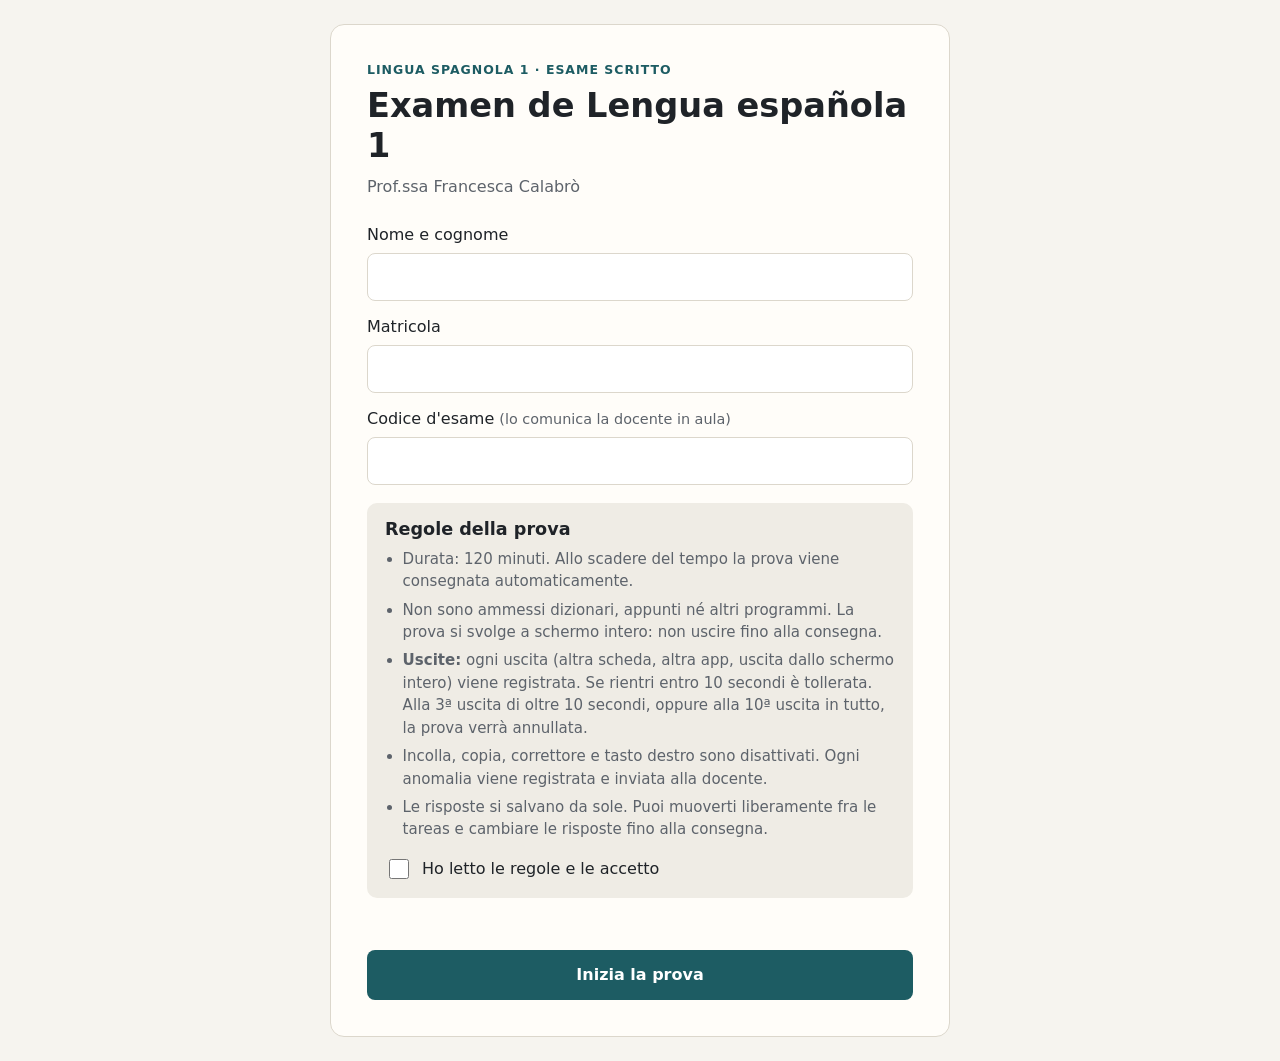
<file: index.html>
<!doctype html>
<html lang="it">
<head>
<meta charset="utf-8">
<meta name="viewport" content="width=device-width, initial-scale=1, viewport-fit=cover">
<meta name="robots" content="noindex, nofollow">
<title>Esame di Lingua spagnola 1</title>
<link rel="preconnect" href="https://fonts.googleapis.com">
<link rel="preconnect" href="https://fonts.gstatic.com" crossorigin>
<link href="https://fonts.googleapis.com/css2?family=Source+Serif+4:ital,opsz,wght@0,8..60,400;0,8..60,600;1,8..60,400&display=swap" rel="stylesheet">
<link href="https://api.fontshare.com/v2/css?f[]=general-sans@400,500,600&display=swap" rel="stylesheet">
<link rel="stylesheet" href="style.css?v=4">
</head>
<body>

<!-- Schermata iniziale -->
<main id="schermo-inizio" class="schermo">
  <section class="scheda">
    <p class="occhiello" id="corso"></p>
    <h1 id="titolo">Esame di Lingua spagnola 1</h1>
    <p class="docente" id="docente"></p>

    <form id="form-inizio" autocomplete="off" novalidate>
      <label>Nome e cognome
        <input id="nome" required autocomplete="off" autocorrect="off" autocapitalize="words" spellcheck="false">
      </label>
      <label>Matricola
        <input id="matricola" required autocomplete="off" autocorrect="off" inputmode="numeric" spellcheck="false">
      </label>
      <label>Codice d'esame <span class="nota">(lo comunica la docente in aula)</span>
        <input id="codice" required autocomplete="off" autocorrect="off" autocapitalize="characters" spellcheck="false">
      </label>

      <div class="regole">
        <h2>Regole della prova</h2>
        <ul>
          <li>Durata: 120 minuti. Allo scadere del tempo la prova viene consegnata automaticamente.</li>
          <li>Non sono ammessi dizionari, appunti né altri programmi. La prova si svolge a schermo intero: non uscire fino alla consegna.</li>
          <li><strong>Uscite:</strong> ogni uscita (altra scheda, altra app, uscita dallo schermo intero) viene registrata. Se rientri entro 10 secondi è tollerata. Alla 3ª uscita di oltre 10 secondi, oppure alla 10ª uscita in tutto, la prova verrà annullata.</li>
          <li>Incolla, copia, correttore e tasto destro sono disattivati. Ogni anomalia viene registrata e inviata alla docente.</li>
          <li>Le risposte si salvano da sole. Puoi muoverti liberamente fra le tareas e cambiare le risposte fino alla consegna.</li>
        </ul>
        <label class="spunta"><input type="checkbox" id="accetto" required> Ho letto le regole e le accetto</label>
      </div>

      <p class="errore" id="errore-inizio" role="alert"></p>
      <button type="submit" class="primario" id="btn-inizia">Inizia la prova</button>
    </form>
  </section>
</main>

<!-- Prova -->
<div id="schermo-prova" class="schermo" hidden>
  <header class="barra">
    <div class="barra-sx">
      <span class="sigla" id="sigla"></span>
      <strong id="studente"></strong>
      <span class="stato" id="stato-salvataggio">Salvato</span>
    </div>
    <div class="progresso" aria-live="off"><span id="n-risposte">0</span>/<span id="n-totale">0</span> risposte</div>
    <div class="barra-dx">
      <span class="uscite" id="uscite"></span>
      <span class="timer" id="timer" aria-live="off">--:--</span>
      <button class="primario piccolo" id="btn-consegna">Consegna</button>
    </div>
  </header>
  <nav class="schede-tarea" id="schede-tarea" aria-label="Tareas"></nav>
  <div class="avviso" id="avviso" hidden role="alert"></div>

  <main class="foglio" id="foglio">
    <article class="tarea" id="tarea"></article>
    <div class="navigazione">
      <button class="secondario" id="btn-prec">← Tarea anterior</button>
      <button class="primario" id="btn-succ">Tarea siguiente →</button>
    </div>
  </main>
  <div class="tastiera-acc" id="tastiera-acc" role="toolbar" aria-label="Caratteri speciali">
    <span class="tastiera-etich">Caratteri:</span>
  </div>
</div>

<!-- Blocco quando si esce -->
<div id="velo" class="velo" hidden>
  <div class="velo-box">
    <h2 id="velo-titolo">Sei uscito dalla prova</h2>
    <p id="velo-testo">L'uscita è stata registrata. Torna alla prova per continuare.</p>
    <button class="primario" id="btn-rientra">Torna alla prova</button>
  </div>
</div>

<!-- Conferma consegna -->
<div id="conferma" class="velo" hidden>
  <div class="velo-box">
    <h2>Consegnare la prova?</h2>
    <p id="conferma-testo">Dopo la consegna non potrai più modificare le risposte.</p>
    <div class="riga-bottoni">
      <button class="secondario" id="btn-annulla">Torna alla prova</button>
      <button class="primario" id="btn-conferma">Consegna ora</button>
    </div>
  </div>
</div>

<!-- Fine -->
<main id="schermo-fine" class="schermo" hidden>
  <section class="scheda">
    <h1 id="fine-titolo">Consegna in corso…</h1>
    <p id="fine-testo">Non chiudere questa pagina.</p>
    <p class="ricevuta" id="ricevuta" hidden></p>
    <div class="riga-bottoni">
      <button class="primario" id="btn-riprova" hidden>Riprova l'invio</button>
      <a class="primario" id="btn-esci" href="fine.html" hidden>Chiudi la prova</a>
    </div>
  </section>
</main>

<script src="esame.js?v=4"></script>
<script src="app.js?v=4"></script>
</body>
</html>
</file>
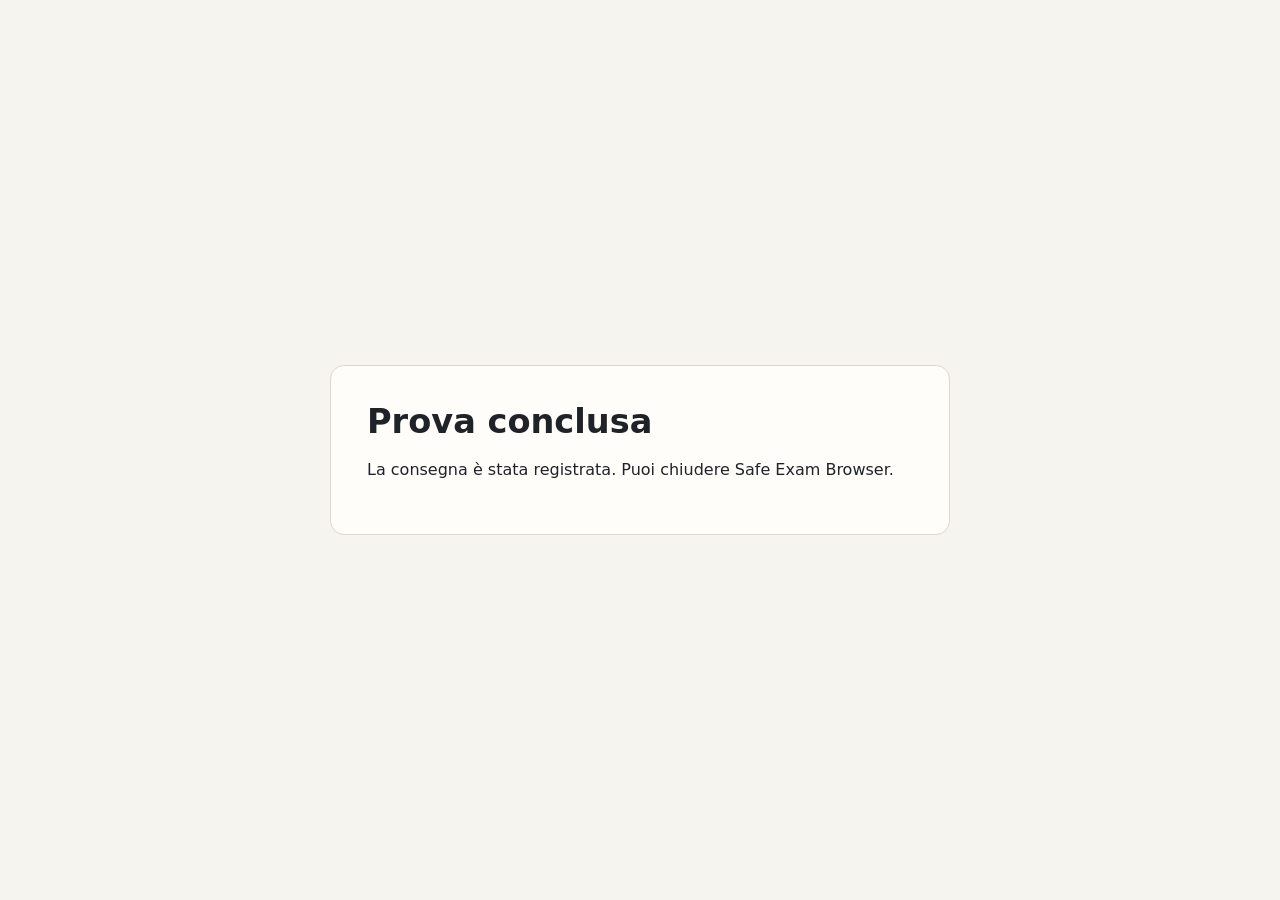
<file: fine.html>
<!doctype html><html lang="it"><head><meta charset="utf-8"><meta name="viewport" content="width=device-width,initial-scale=1"><meta name="robots" content="noindex">
<title>Prova conclusa</title><link rel="stylesheet" href="style.css"></head>
<body><main class="schermo" style="display:flex;align-items:center;justify-content:center;padding:24px"><section class="scheda"><h1>Prova conclusa</h1><p>La consegna è stata registrata. Puoi chiudere Safe Exam Browser.</p></section></main></body></html>
</file>
<file: style.css>
:root{
  --bg:#f6f4ef; --surface:#fffdf9; --surface-2:#efece5; --ink:#1f2328; --muted:#5d636b;
  --line:#dcd7cc; --accent:#1d5c63; --accent-ink:#ffffff; --warn:#9a3b12; --warn-bg:#fbeee6; --ok:#2f6b3a;
  --serif:"Source Serif 4", Georgia, serif; --sans:"General Sans", system-ui, -apple-system, "Segoe UI", sans-serif;
  --r:10px;
}
*{box-sizing:border-box}
html,body{margin:0;height:100%}
body{background:var(--bg);color:var(--ink);font-family:var(--sans);font-size:16px;line-height:1.5;-webkit-text-size-adjust:100%}
[hidden]{display:none !important}
h1,h2{line-height:1.2;margin:0 0 .5rem}
h1{font-size:clamp(1.5rem,1.2rem + 1.4vw,2.1rem);font-weight:600}
h2{font-size:1.1rem;font-weight:600}
button,input,textarea{font:inherit;color:inherit}

.schermo{min-height:100%}
#schermo-inizio,#schermo-fine{display:flex;align-items:center;justify-content:center;padding:24px 16px}
.scheda{background:var(--surface);border:1px solid var(--line);border-radius:14px;max-width:620px;width:100%;padding:clamp(20px,4vw,36px)}
.occhiello{text-transform:uppercase;letter-spacing:.08em;font-size:.78rem;color:var(--accent);font-weight:600;margin:0 0 .4rem}
.docente{color:var(--muted);margin:0 0 1.5rem}
form label{display:block;font-weight:500;margin-bottom:14px}
.nota{font-weight:400;color:var(--muted);font-size:.9rem}
form label input:not([type=checkbox]){display:block;width:100%;margin-top:6px;padding:11px 12px;border:1px solid var(--line);border-radius:8px;background:#fff;font-size:1rem}
input:focus,textarea:focus{outline:2px solid var(--accent);outline-offset:1px}
.regole{background:var(--surface-2);border-radius:var(--r);padding:16px 18px;margin:18px 0}
.regole ul{margin:.25rem 0 1rem;padding-left:1.1rem;color:var(--muted);font-size:.94rem}
.regole li{margin-bottom:.35rem}
.spunta{display:flex !important;gap:10px;align-items:flex-start;margin:0 !important}
.spunta input{width:20px;height:20px;margin-top:2px;accent-color:var(--accent)}
.errore{color:var(--warn);min-height:1.4em;margin:.25rem 0 .75rem;font-weight:500}
.primario,.secondario{border-radius:8px;padding:12px 20px;font-weight:600;cursor:pointer;border:1px solid transparent;text-decoration:none;display:inline-flex;align-items:center;justify-content:center;min-height:44px}
.primario{background:var(--accent);color:var(--accent-ink)}
.primario:hover{filter:brightness(1.08)}
.primario:disabled{opacity:.55;cursor:wait}
.secondario{background:transparent;border-color:var(--line);color:var(--ink)}
.secondario:hover{background:var(--surface-2)}
#btn-inizia{width:100%}
.piccolo{padding:8px 16px;min-height:38px}

/* Prova */
#schermo-prova{display:flex;flex-direction:column;height:100vh;height:100dvh}
.barra{display:flex;align-items:center;gap:16px;padding:10px 16px;background:var(--surface);border-bottom:1px solid var(--line);flex-wrap:wrap}
.barra-sx{display:flex;flex-direction:column;min-width:0}
.barra-sx strong{white-space:nowrap;overflow:hidden;text-overflow:ellipsis;max-width:220px}
.sigla{font-size:.75rem;font-weight:600;letter-spacing:.06em;text-transform:uppercase;color:var(--accent);white-space:nowrap;overflow:hidden;text-overflow:ellipsis;max-width:340px}
.originale h3{font-family:var(--sans);font-size:1rem;font-weight:600;margin:1.4rem 0 .4rem}
.stato{font-size:.8rem;color:var(--ok)}
.stato.attesa{color:var(--muted)}
.dizionari{display:flex;gap:6px;flex-wrap:wrap;flex:1;justify-content:center}
.dizionari a{font-size:.85rem;padding:6px 10px;border-radius:999px;border:1px solid var(--line);color:var(--accent);text-decoration:none;font-weight:500;background:#fff;white-space:nowrap}
.dizionari a:hover{background:var(--surface-2)}
.barra-dx{display:flex;align-items:center;gap:12px}
.timer{font-variant-numeric:tabular-nums;font-weight:600;font-size:1.15rem;min-width:4.5ch;text-align:right}
.timer.poco{color:var(--warn)}
.avviso{background:var(--warn-bg);color:var(--warn);padding:8px 16px;font-size:.92rem;border-bottom:1px solid #efcdb8}
.colonne{flex:1;display:grid;grid-template-columns:1fr 1fr;min-height:0}
.originale{overflow:auto;padding:24px clamp(16px,3vw,40px);border-right:1px solid var(--line);
  -webkit-user-select:none;user-select:none;-webkit-touch-callout:none;font-family:var(--serif);font-size:1.12rem;line-height:1.7}
.originale h2{font-family:var(--serif);font-size:1.3rem}
.consegna{font-family:var(--sans);font-size:.92rem;color:var(--muted);background:var(--surface-2);padding:10px 12px;border-radius:8px}
.fonte{font-family:var(--sans);font-size:.82rem;color:var(--muted);margin-top:2rem}
.traduzione{display:flex;flex-direction:column;padding:16px clamp(12px,2vw,24px);min-height:0}
.etichetta{font-weight:600;font-size:.9rem;margin-bottom:8px;color:var(--muted)}
textarea{flex:1;width:100%;resize:none;border:1px solid var(--line);border-radius:var(--r);padding:16px;background:#fff;font-family:var(--serif);font-size:1.08rem;line-height:1.7;min-height:200px}
.contatore{font-size:.82rem;color:var(--muted);margin:8px 0 0;text-align:right}

.velo{position:fixed;inset:0;background:rgba(20,24,28,.82);display:flex;align-items:center;justify-content:center;z-index:50;padding:16px}
.velo-box{background:var(--surface);border-radius:14px;padding:28px;max-width:460px;width:100%;text-align:center}
.velo-box p{color:var(--muted)}
.riga-bottoni{display:flex;gap:10px;justify-content:center;flex-wrap:wrap;margin-top:16px}
.ricevuta{font-family:ui-monospace,Menlo,Consolas,monospace;background:var(--surface-2);padding:12px;border-radius:8px;text-align:center;font-size:1.1rem;letter-spacing:.05em}

@media (max-width:820px){
  .colonne{grid-template-columns:1fr;grid-template-rows:minmax(0,45%) minmax(0,55%)}
  .originale{border-right:0;border-bottom:1px solid var(--line);padding:16px;font-size:1.02rem}
  .barra{gap:8px;padding:8px 12px}
  .dizionari{order:3;flex-basis:100%;justify-content:flex-start;overflow-x:auto;flex-wrap:nowrap;padding-bottom:2px}
  .barra-sx{flex:1}
  textarea{padding:12px;font-size:1rem}
}
@media print{body{display:none}}

/* ---- Esame di lingua ---- */
select{font:inherit;color:inherit}
.blocco-seb{background:var(--warn-bg);color:var(--warn);border-radius:var(--r);padding:16px 18px;margin:12px 0}
.blocco-seb p{margin:0;color:var(--ink)}
.link-docente{display:none}
.progresso{flex:1;text-align:center;font-size:.9rem;color:var(--muted);font-variant-numeric:tabular-nums}
.schede-tarea{display:flex;gap:6px;overflow-x:auto;padding:8px 12px;background:var(--surface);border-bottom:1px solid var(--line);scrollbar-width:thin}
.chip{flex:0 0 auto;display:flex;align-items:center;gap:6px;border:1px solid var(--line);background:#fff;border-radius:999px;padding:6px 12px 6px 6px;cursor:pointer;font-size:.85rem;min-height:36px;max-width:240px}
.chip .num{display:inline-flex;align-items:center;justify-content:center;width:24px;height:24px;border-radius:50%;background:var(--surface-2);font-weight:600;font-size:.8rem;flex:0 0 auto}
.chip .nome{white-space:nowrap;overflow:hidden;text-overflow:ellipsis}
.chip .conta{color:var(--muted);font-variant-numeric:tabular-nums;font-size:.78rem;flex:0 0 auto}
.chip.completa .num{background:#dcebdf;color:var(--ok)}
.chip.attiva{border-color:var(--accent);background:#e6f0f0}
.chip.attiva .num{background:var(--accent);color:#fff}
.foglio{flex:1;overflow:auto;padding:24px clamp(14px,4vw,48px) 40px;-webkit-overflow-scrolling:touch}
.tarea{max-width:860px;margin:0 auto;background:var(--surface);border:1px solid var(--line);border-radius:14px;padding:clamp(18px,3vw,32px)}
.tarea-testa h2{font-size:1.35rem;margin-bottom:.35rem}
.istruzioni{color:var(--muted);margin:0 0 1rem}
.banca{display:flex;flex-wrap:wrap;gap:6px;margin:0 0 1.2rem;padding:10px 12px;background:var(--surface-2);border-radius:8px}
.banca span{background:#fff;border:1px solid var(--line);border-radius:6px;padding:2px 10px;font-family:var(--serif);font-size:.98rem}
.voci{margin:0;padding-left:1.8rem;font-family:var(--serif);font-size:1.08rem;line-height:2.3}
.voci>li{margin-bottom:.7rem;padding-left:.25rem}
.voci>li:has(.frase),.voci>li:has(.opzioni){line-height:1.5;margin-bottom:1.1rem}
.voci>li::marker{font-family:var(--sans);font-size:.85rem;color:var(--muted);font-weight:600}
.testo-continuo{font-family:var(--serif);font-size:1.08rem;line-height:2.4}
.testo-continuo p{margin:0 0 1rem}
.voce,.tarea-testa,.banca,.frase{-webkit-user-select:none;user-select:none;-webkit-touch-callout:none}
.gap{display:inline-flex;align-items:baseline;gap:4px;white-space:nowrap}
input.hueco{display:inline-block;width:calc(6 * 0.62em + 16px);margin:0 2px;padding:3px 8px;border:0;border-bottom:2px solid var(--accent);border-radius:4px 4px 0 0;background:#eef4f4;font-family:var(--serif);font-size:1.05rem;line-height:1.5;max-width:100%}
input.hueco:focus{outline:2px solid var(--accent);outline-offset:0;background:#fff}
input.hueco:disabled{background:var(--surface-2);border-bottom-color:var(--line)}
.suggerimento{font-family:var(--sans);font-size:.82rem;color:var(--muted)}
select.hueco-menu{margin:0 2px;padding:4px 8px;border:1px solid var(--accent);border-radius:6px;background:#eef4f4;font-family:var(--serif);font-size:1rem;min-height:36px;max-width:100%}
.domanda{margin:0 0 .4rem;line-height:1.6}
.opzioni{display:flex;flex-wrap:wrap;gap:8px;font-family:var(--sans);font-size:.98rem;line-height:1.4}
.opzione{display:flex;align-items:center;gap:8px;border:1px solid var(--line);background:#fff;border-radius:8px;padding:8px 14px;cursor:pointer;min-height:44px}
.opzione input{width:18px;height:18px;margin:0;accent-color:var(--accent)}
.opzione:has(input:checked){border-color:var(--accent);background:#e6f0f0}
.frase{margin:0;display:flex;flex-wrap:wrap;gap:2px 0;line-height:1.5}
.parola{font-family:var(--serif);font-size:1.06rem;border:1px solid transparent;background:transparent;border-radius:6px;padding:2px 4px;cursor:pointer;min-height:34px;color:var(--ink)}
.parola:hover{background:var(--surface-2)}
.parola.scelta{background:var(--warn-bg);border-color:var(--warn);color:var(--warn);text-decoration:line-through}
.riga-corr{display:flex;align-items:center;gap:8px;flex-wrap:wrap;margin:.3rem 0 .2rem;font-family:var(--sans);font-size:.88rem;color:var(--muted);line-height:1.4}
input.correzione{width:16ch}
.navigazione{max-width:860px;margin:18px auto 0;display:flex;justify-content:space-between;gap:10px}
.navigazione button:disabled{opacity:.4;cursor:default}
@media (max-width:820px){
  .progresso{order:3;flex-basis:100%;text-align:left}
  .foglio{padding:14px 10px 30px}
  .voci{padding-left:1.5rem;font-size:1.02rem}
}
.uscite{font-size:.8rem;color:var(--muted);white-space:nowrap}
.uscite.poco{color:var(--warn);font-weight:600}
@media (max-width:520px){.uscite{display:none}}
.tastiera-acc{position:fixed;left:0;right:0;bottom:0;z-index:40;display:flex;flex-wrap:wrap;justify-content:center;align-items:center;gap:6px;padding:8px 10px calc(8px + env(safe-area-inset-bottom));background:#fff;border-top:1px solid var(--line);box-shadow:0 -2px 10px rgba(0,0,0,.06)}
.tastiera-etich{font-size:.8rem;color:var(--muted);margin-right:4px}
.tasto-acc{min-width:42px;min-height:42px;padding:0 8px;border:1px solid var(--accent);border-radius:8px;background:#eef4f4;color:var(--ink,#1f1f1f);font-family:var(--serif);font-size:1.2rem;cursor:pointer;touch-action:manipulation}
.tasto-acc:active{background:var(--accent);color:#fff}
#schermo-prova .foglio{padding-bottom:90px}
@media (max-width:520px){.tastiera-etich{display:none}.tasto-acc{min-width:34px;min-height:40px;font-size:1.1rem;padding:0 4px}.tastiera-acc{gap:4px}}
</file>
